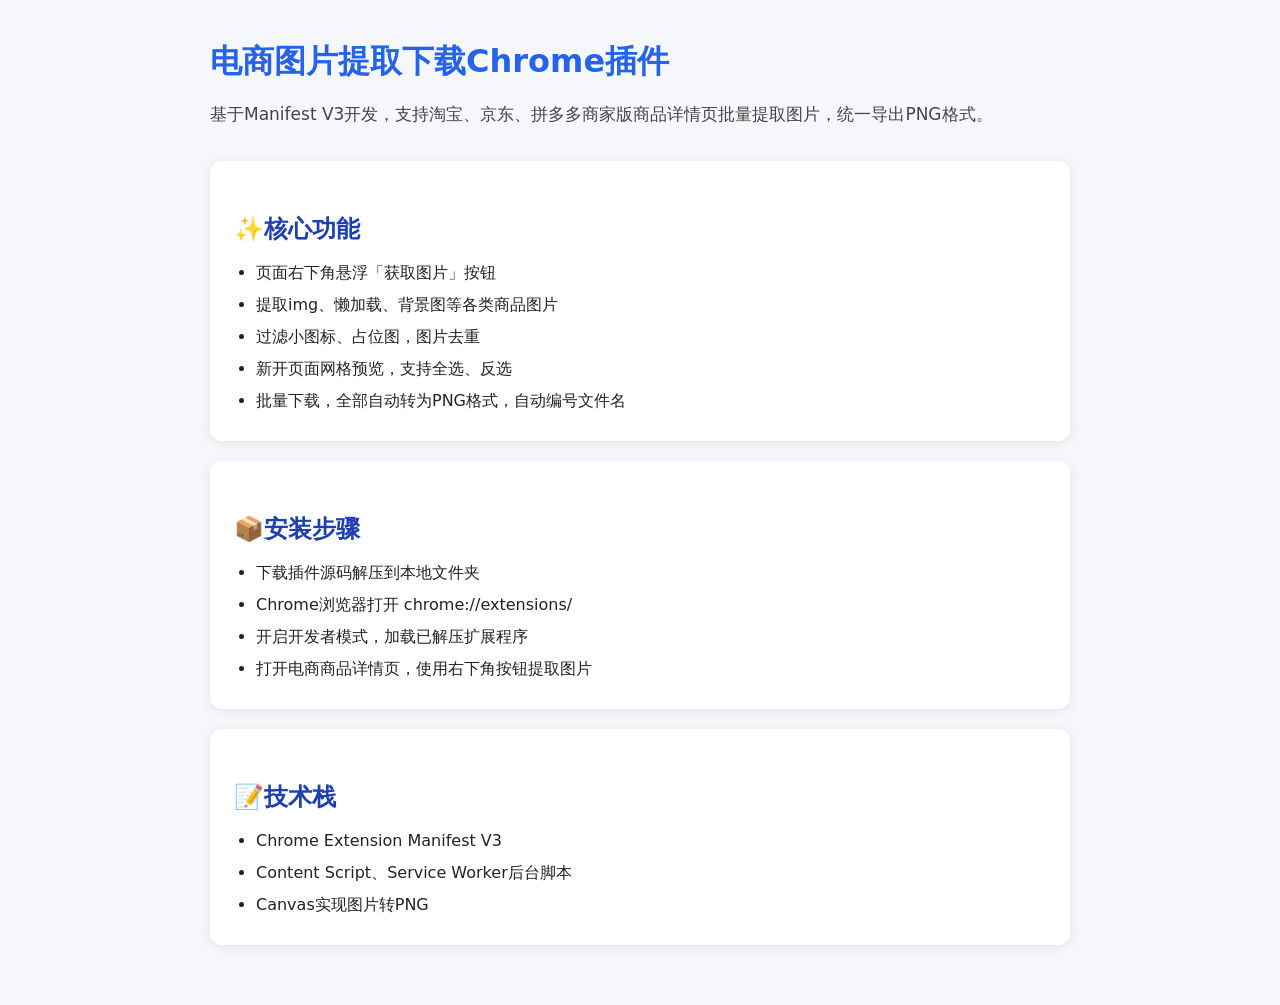
<file: index.html>
<!DOCTYPE html>
<html lang="zh-CN">
<head>
    <meta charset="UTF-8">
    <meta name="viewport" content="width=device-width, initial-scale=1.0">
    <title>电商图片提取下载插件</title>
    <style>
        *{margin:0;padding:0;box-sizing:border-box;font-family:system-ui,-apple-system,sans-serif;}
        body{background:#f5f7fa;color:#222;max-width:900px;margin:0 auto;padding:40px 20px;}
        h1{color:#2563eb;margin-bottom:16px;font-size:32px;}
        .desc{font-size:17px;color:#444;margin-bottom:32px;line-height:1.7;}
        h2{margin:28px 0 12px 0;color:#1e40af;}
        ul{padding-left:22px;line-height:2;}
        .box{background:#fff;padding:24px;border-radius:12px;box-shadow:0 2px 12px #00000014;margin:20px 0;}
    </style>
</head>
<body>
    <h1>电商图片提取下载Chrome插件</h1>
    <p class="desc">基于Manifest V3开发，支持淘宝、京东、拼多多商家版商品详情页批量提取图片，统一导出PNG格式。</p>

    <div class="box">
        <h2>✨核心功能</h2>
        <ul>
            <li>页面右下角悬浮「获取图片」按钮</li>
            <li>提取img、懒加载、背景图等各类商品图片</li>
            <li>过滤小图标、占位图，图片去重</li>
            <li>新开页面网格预览，支持全选、反选</li>
            <li>批量下载，全部自动转为PNG格式，自动编号文件名</li>
        </ul>
    </div>

    <div class="box">
        <h2>📦安装步骤</h2>
        <ul>
            <li>下载插件源码解压到本地文件夹</li>
            <li>Chrome浏览器打开 chrome://extensions/</li>
            <li>开启开发者模式，加载已解压扩展程序</li>
            <li>打开电商商品详情页，使用右下角按钮提取图片</li>
        </ul>
    </div>

    <div class="box">
        <h2>📝技术栈</h2>
        <ul>
            <li>Chrome Extension Manifest V3</li>
            <li>Content Script、Service Worker后台脚本</li>
            <li>Canvas实现图片转PNG</li>
        </ul>
    </div>
</body>
</html>
</file>
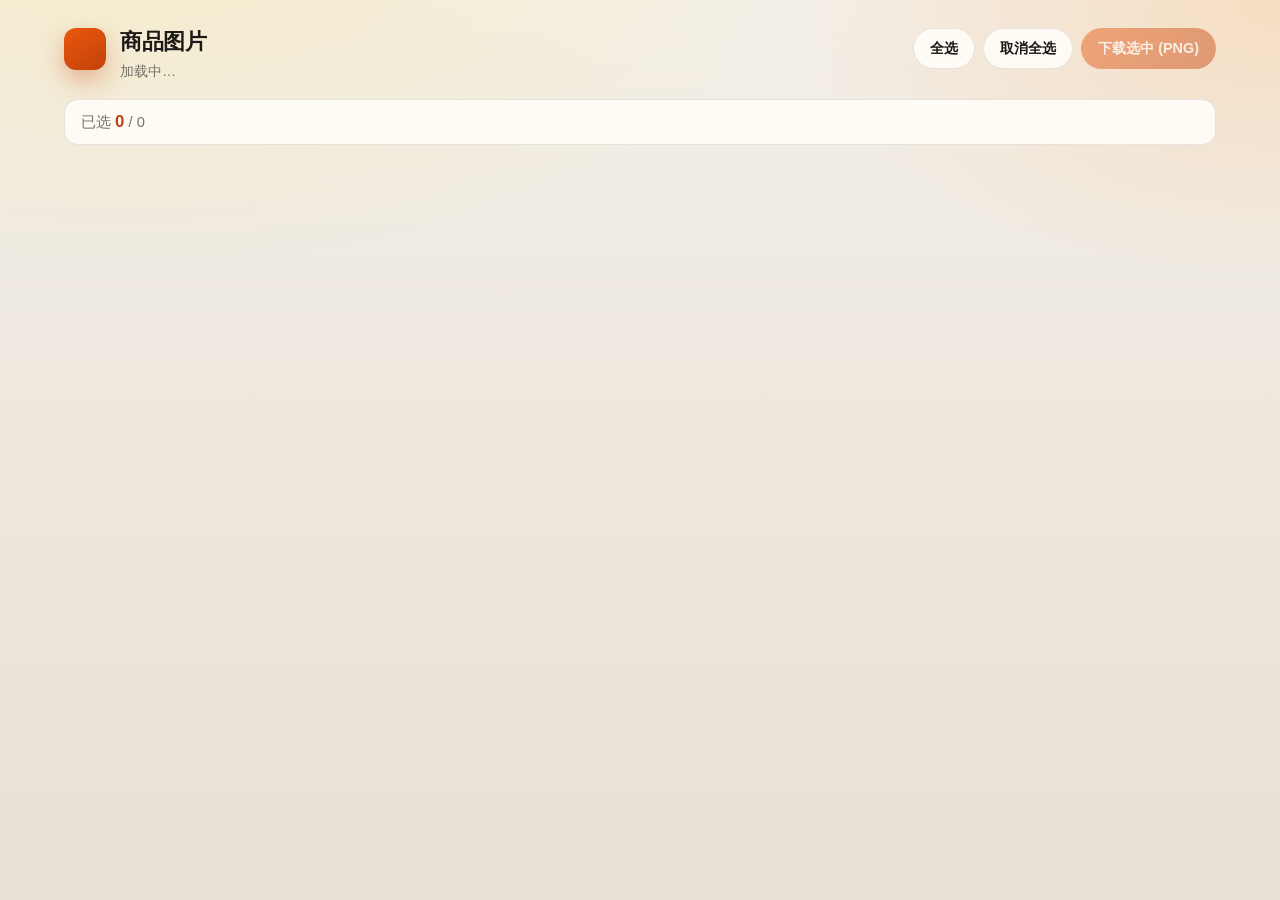
<file: viewer/viewer.html>
<!DOCTYPE html>
<html lang="zh-CN">
<head>
  <meta charset="UTF-8" />
  <meta name="viewport" content="width=device-width, initial-scale=1.0" />
  <title>商品图片预览 · 电商图片提取</title>
  <link rel="stylesheet" href="viewer.css" />
</head>
<body>
  <div class="app">
    <header class="topbar">
      <div class="brand">
        <span class="brand-mark" aria-hidden="true"></span>
        <div>
          <h1 id="pageTitle">商品图片</h1>
          <p id="pageMeta" class="meta">加载中…</p>
        </div>
      </div>
      <div class="actions">
        <button type="button" id="btnSelectAll" class="btn ghost">全选</button>
        <button type="button" id="btnSelectNone" class="btn ghost">取消全选</button>
        <button type="button" id="btnDownload" class="btn primary" disabled>
          下载选中 (PNG)
        </button>
      </div>
    </header>

    <section class="toolbar">
      <label class="check-count">
        已选 <strong id="selectedCount">0</strong> / <span id="totalCount">0</span>
      </label>
      <div id="statusText" class="status" role="status"></div>
    </section>

    <main id="gallery" class="gallery" aria-live="polite"></main>

    <div id="empty" class="empty hidden">
      <p>没有可展示的图片</p>
      <p class="hint">请回到商品详情页点击右下角「获取图片」</p>
    </div>
  </div>

  <div id="progressMask" class="progress-mask hidden" aria-hidden="true">
    <div class="progress-card">
      <div class="spinner" aria-hidden="true"></div>
      <p id="progressText">正在下载…</p>
    </div>
  </div>

  <script type="module" src="viewer.js"></script>
</body>
</html>
</file>
<file: viewer/viewer.css>
:root {
  --bg: #f3efe8;
  --bg-accent: #e8e0d4;
  --surface: rgba(255, 252, 247, 0.92);
  --ink: #1c1917;
  --muted: #78716c;
  --line: rgba(28, 25, 23, 0.1);
  --accent: #c2410c;
  --accent-2: #ea580c;
  --ok: #15803d;
  --shadow: 0 18px 50px rgba(28, 25, 23, 0.1);
  --radius: 16px;
  --font: "Segoe UI", "PingFang SC", "Hiragino Sans GB", "Microsoft YaHei", sans-serif;
}

* {
  box-sizing: border-box;
}

html,
body {
  margin: 0;
  min-height: 100%;
  font-family: var(--font);
  color: var(--ink);
  background:
    radial-gradient(1200px 600px at 10% -10%, #fde68a55, transparent 60%),
    radial-gradient(900px 500px at 100% 0%, #fdba7455, transparent 55%),
    linear-gradient(180deg, var(--bg) 0%, var(--bg-accent) 100%);
}

body {
  min-height: 100vh;
}

.app {
  max-width: 1200px;
  margin: 0 auto;
  padding: 28px 24px 64px;
}

.topbar {
  display: flex;
  align-items: flex-start;
  justify-content: space-between;
  gap: 20px;
  margin-bottom: 18px;
}

.brand {
  display: flex;
  gap: 14px;
  align-items: flex-start;
}

.brand-mark {
  width: 42px;
  height: 42px;
  border-radius: 12px;
  background:
    linear-gradient(145deg, var(--accent-2), var(--accent));
  box-shadow: 0 10px 24px rgba(194, 65, 12, 0.35);
  flex-shrink: 0;
}

.brand h1 {
  margin: 0;
  font-size: 1.35rem;
  font-weight: 700;
  letter-spacing: -0.02em;
  line-height: 1.3;
  max-width: 52ch;
}

.meta {
  margin: 6px 0 0;
  color: var(--muted);
  font-size: 0.88rem;
}

.actions {
  display: flex;
  flex-wrap: wrap;
  gap: 8px;
  justify-content: flex-end;
}

.btn {
  appearance: none;
  border: 1px solid transparent;
  border-radius: 999px;
  padding: 10px 16px;
  font: inherit;
  font-size: 0.9rem;
  font-weight: 600;
  cursor: pointer;
  transition: transform 0.15s ease, box-shadow 0.15s ease, background 0.15s ease;
}

.btn:disabled {
  opacity: 0.45;
  cursor: not-allowed;
  transform: none !important;
  box-shadow: none !important;
}

.btn.ghost {
  background: var(--surface);
  border-color: var(--line);
  color: var(--ink);
}

.btn.ghost:hover:not(:disabled) {
  transform: translateY(-1px);
  box-shadow: 0 6px 16px rgba(28, 25, 23, 0.08);
}

.btn.primary {
  background: linear-gradient(135deg, var(--accent-2), var(--accent));
  color: #fff;
  box-shadow: 0 10px 22px rgba(194, 65, 12, 0.28);
}

.btn.primary:hover:not(:disabled) {
  transform: translateY(-1px);
  filter: brightness(1.05);
}

.toolbar {
  display: flex;
  align-items: center;
  justify-content: space-between;
  gap: 12px;
  margin-bottom: 18px;
  padding: 12px 16px;
  background: var(--surface);
  border: 1px solid var(--line);
  border-radius: 14px;
  backdrop-filter: blur(8px);
}

.check-count {
  font-size: 0.92rem;
  color: var(--muted);
}

.check-count strong {
  color: var(--accent);
  font-size: 1.05rem;
}

.status {
  font-size: 0.85rem;
  color: var(--ok);
  min-height: 1.2em;
}

.gallery {
  display: grid;
  grid-template-columns: repeat(auto-fill, minmax(180px, 1fr));
  gap: 14px;
}

.card {
  position: relative;
  border-radius: var(--radius);
  overflow: hidden;
  background: #fff;
  border: 1px solid var(--line);
  box-shadow: var(--shadow);
  cursor: pointer;
  transition: transform 0.18s ease, box-shadow 0.18s ease;
  animation: rise 0.35s ease both;
}

.card:hover {
  transform: translateY(-3px);
  box-shadow: 0 22px 40px rgba(28, 25, 23, 0.14);
}

.card.selected {
  outline: 2px solid var(--accent-2);
  outline-offset: 2px;
}

.card .thumb {
  aspect-ratio: 1;
  width: 100%;
  object-fit: contain;
  background:
    linear-gradient(45deg, #f5f5f4 25%, transparent 25%) 0 0 / 16px 16px,
    linear-gradient(-45deg, #f5f5f4 25%, transparent 25%) 0 0 / 16px 16px,
    #fff;
  display: block;
}

.card .footer {
  display: flex;
  align-items: center;
  justify-content: space-between;
  gap: 8px;
  padding: 8px 10px;
  font-size: 0.78rem;
  color: var(--muted);
  border-top: 1px solid var(--line);
}

.card .check {
  position: absolute;
  top: 10px;
  left: 10px;
  width: 22px;
  height: 22px;
  accent-color: var(--accent);
  cursor: pointer;
}

.card .dl-one {
  border: none;
  background: transparent;
  color: var(--accent);
  font: inherit;
  font-size: 0.78rem;
  font-weight: 600;
  cursor: pointer;
  padding: 0;
}

.card .dl-one:hover {
  text-decoration: underline;
}

.empty {
  text-align: center;
  padding: 80px 20px;
  color: var(--muted);
}

.empty .hint {
  font-size: 0.9rem;
}

.hidden {
  display: none !important;
}

.progress-mask {
  position: fixed;
  inset: 0;
  background: rgba(28, 25, 23, 0.35);
  display: grid;
  place-items: center;
  z-index: 1000;
  backdrop-filter: blur(2px);
}

.progress-card {
  background: #fff;
  padding: 28px 36px;
  border-radius: 18px;
  box-shadow: var(--shadow);
  text-align: center;
  min-width: 220px;
}

.spinner {
  width: 36px;
  height: 36px;
  margin: 0 auto 14px;
  border: 3px solid #fed7aa;
  border-top-color: var(--accent);
  border-radius: 50%;
  animation: spin 0.8s linear infinite;
}

@keyframes spin {
  to {
    transform: rotate(360deg);
  }
}

@keyframes rise {
  from {
    opacity: 0;
    transform: translateY(10px);
  }
  to {
    opacity: 1;
    transform: translateY(0);
  }
}

@media (max-width: 720px) {
  .topbar {
    flex-direction: column;
  }

  .actions {
    width: 100%;
  }

  .actions .btn {
    flex: 1;
  }

  .app {
    padding: 18px 14px 48px;
  }
}
</file>
